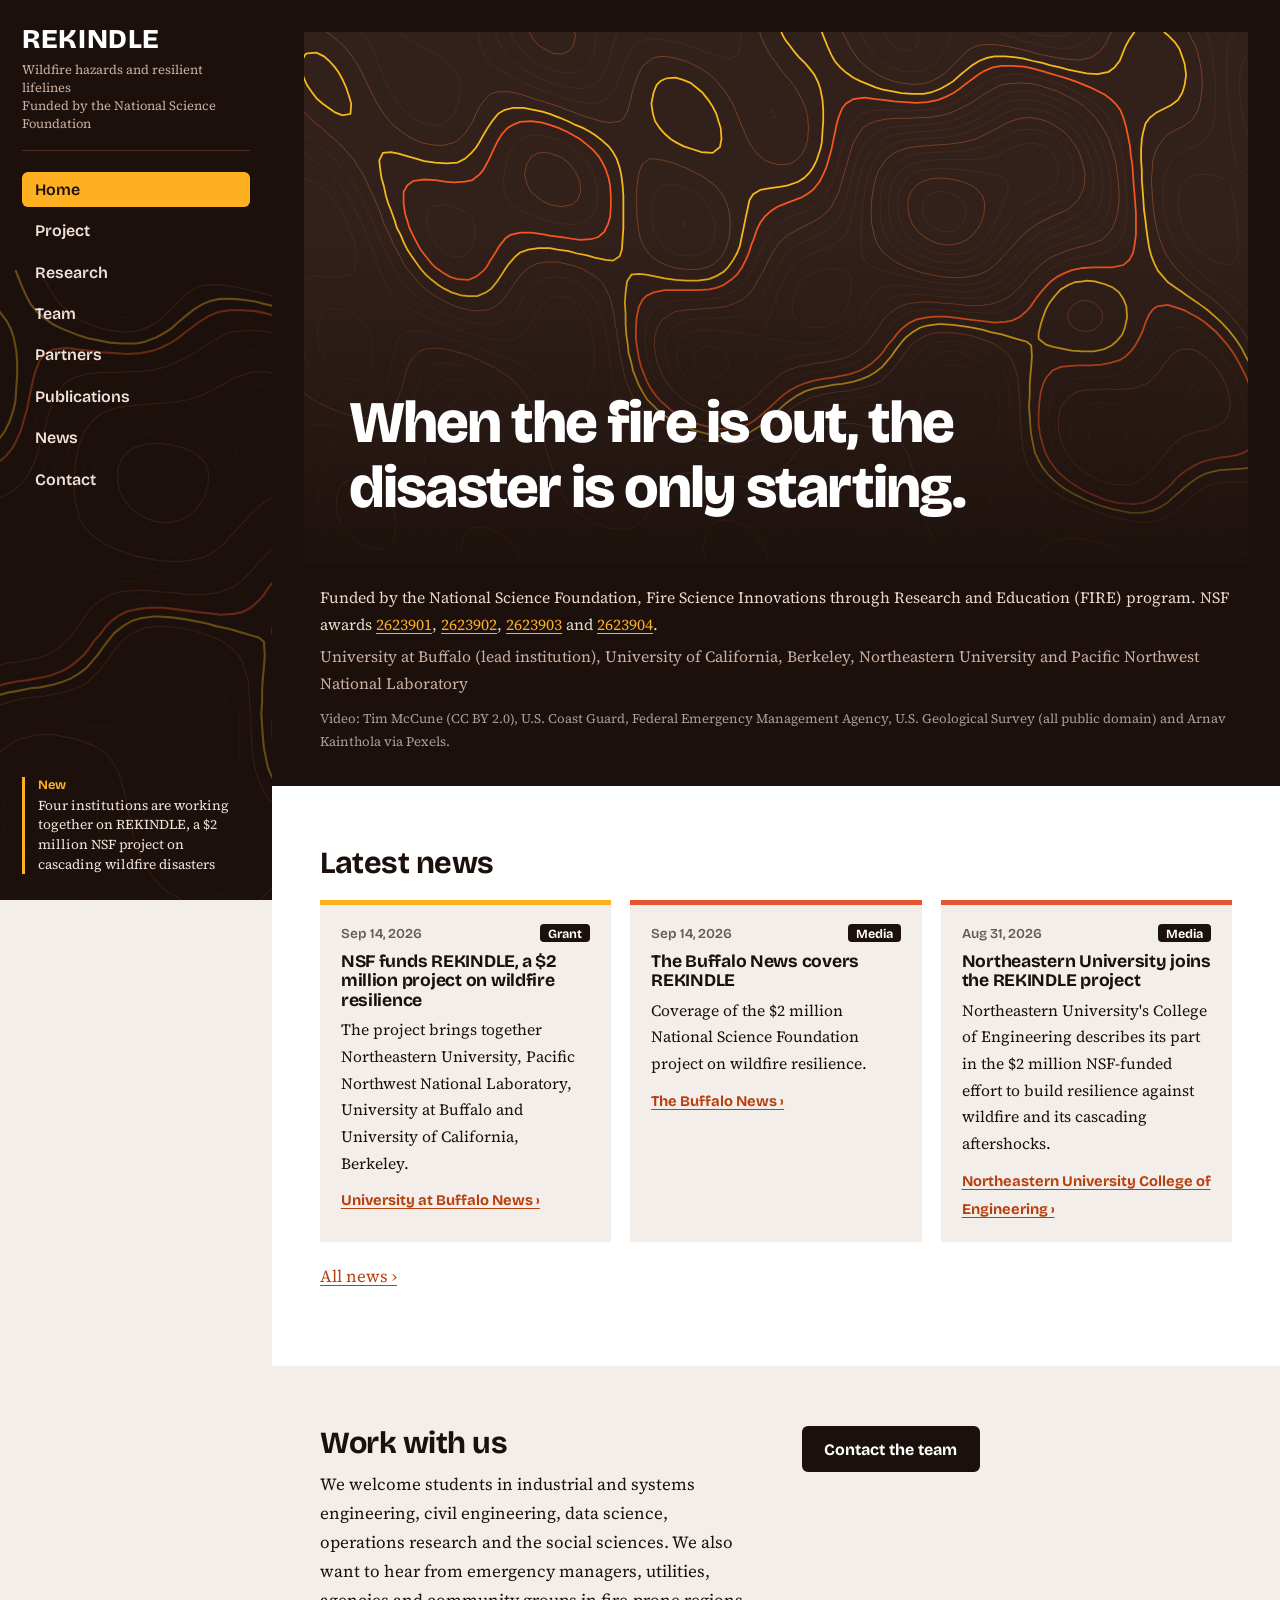
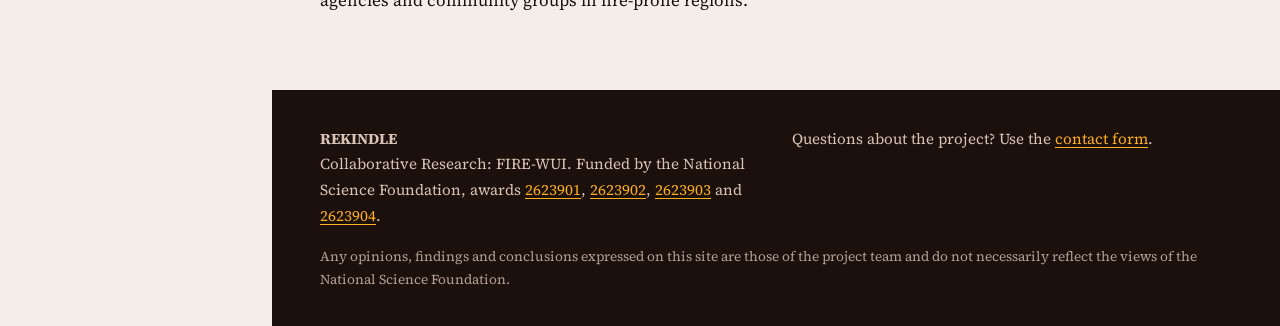
<file: index.html>
<!DOCTYPE html>
<html lang="en">
<head>
<meta charset="utf-8">
<meta name="viewport" content="width=device-width, initial-scale=1, viewport-fit=cover">
<title>REKINDLE: wildfire hazards and resilient lifelines</title>
<meta name="description" content="REKINDLE is a National Science Foundation project on the cascading disasters that follow wildfires.">
<link rel="preconnect" href="https://fonts.googleapis.com">
<link rel="preconnect" href="https://fonts.gstatic.com" crossorigin>
<link href="https://fonts.googleapis.com/css2?family=Bricolage+Grotesque:opsz,wght@12..96,600;12..96,700;12..96,800&family=Source+Serif+4:ital,opsz,wght@0,8..60,400;0,8..60,600;1,8..60,400&display=swap" rel="stylesheet">
<link rel="stylesheet" href="assets/style.css">
</head>
<body>
<div id="site-top"></div>
<main>

<section class="stage">
  <div class="screen">
    <!-- PROJECT VIDEO: save your video as assets/project-video.mp4 and it plays here. Until then this space stays empty. -->
    <video id="hero-video" autoplay muted loop playsinline preload="metadata" aria-label="REKINDLE project video"><source src="assets/project-video.mp4" type="video/mp4"></video>
    <button class="sound" id="sound" type="button" aria-pressed="false" hidden>Sound on</button>
    <h1 class="tagline">When the fire is out, the disaster is only starting.</h1>
  </div>
</section>

<section class="funding"><div class="wrap">
  <p>Funded by the National Science Foundation, Fire Science Innovations through Research and Education (FIRE) program. NSF awards <span class="award-numbers"></span>.</p>
  <p class="insts">University at Buffalo (lead institution), University of California, Berkeley, Northeastern University and Pacific Northwest National Laboratory</p>
  <p class="credit">Video: Tim McCune (CC BY 2.0), U.S. Coast Guard, Federal Emergency Management Agency, U.S. Geological Survey (all public domain) and Arnav Kainthola via Pexels.</p>
</div></section>

<section class="block alt"><div class="wrap">
  <h2>Latest news</h2>
  <ul class="feed" id="news-latest"></ul>
  <p style="margin-top:1.2rem"><a href="news.html">All news &rsaquo;</a></p>
</div></section>

<section class="block"><div class="wrap split">
  <div><h2>Work with us</h2>
  <p>We welcome students in industrial and systems engineering, civil engineering, data science, operations research and the social sciences. We also want to hear from emergency managers, utilities, agencies and community groups in fire-prone regions.</p></div>
  <div><p><a class="btn primary" href="contact.html">Contact the team</a></p></div>
</div></section>

</main>
<div id="site-bottom"></div>
<script src="assets/data.js"></script>
<script src="assets/site.js"></script>
<script>
(function(){var v=document.querySelector(".screen video");if(!v)return;var s=v.querySelector("source");
function gone(){if(v.parentNode)v.parentNode.removeChild(v);}
v.addEventListener("playing",function(){v.parentNode.classList.add("playing");var b=document.getElementById("sound");if(b)b.hidden=false;});
var sb=document.getElementById("sound");
if(sb)sb.addEventListener("click",function(){v.muted=!v.muted;if(!v.muted)v.play();sb.textContent=v.muted?"Sound on":"Sound off";sb.setAttribute("aria-pressed",String(!v.muted));});
s.addEventListener("error",gone);v.addEventListener("error",gone);})();
</script>
</body>
</html>
</file>
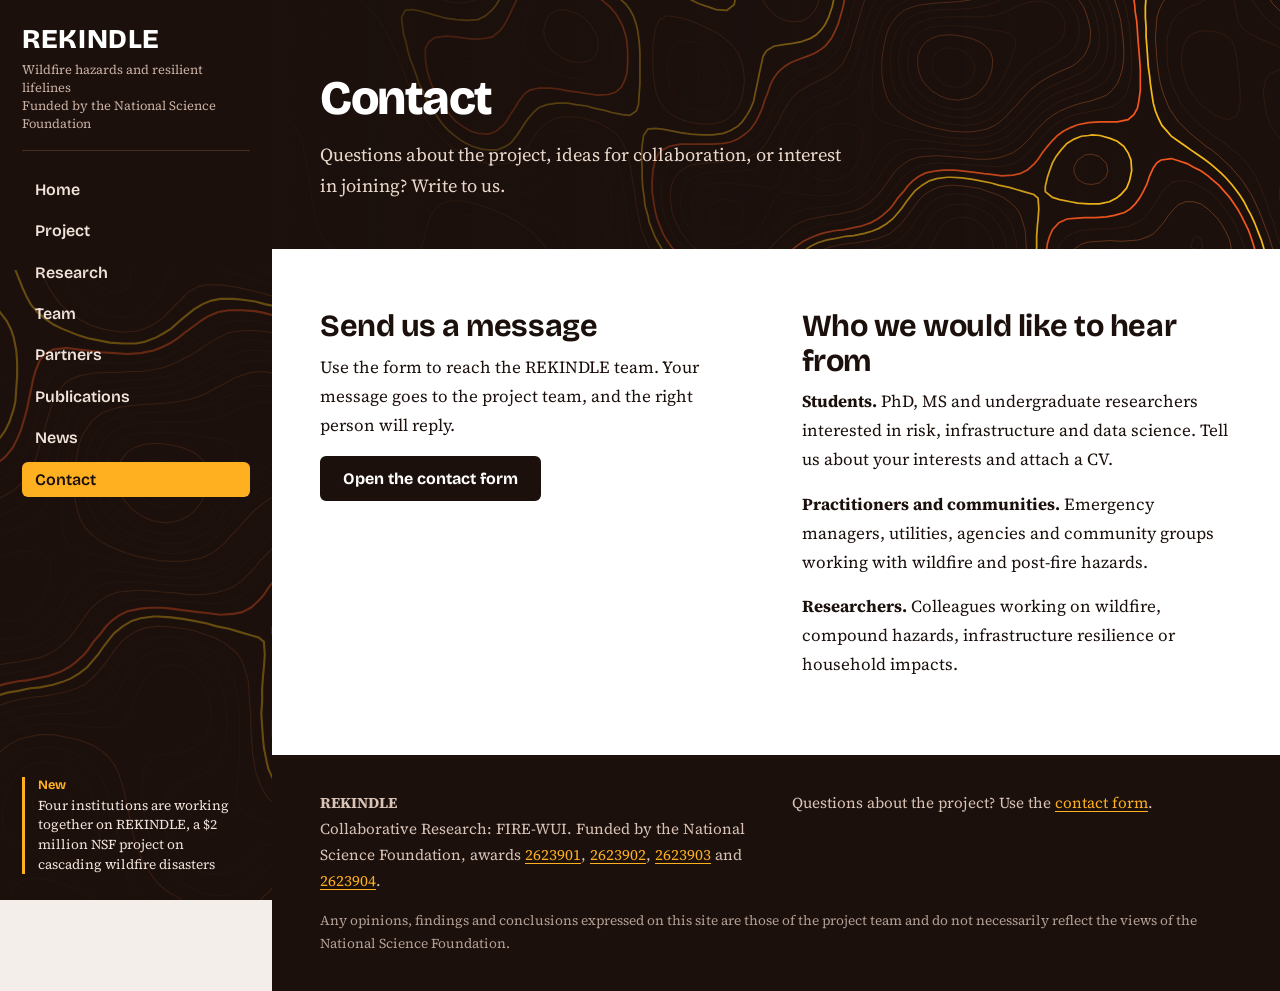
<file: contact.html>
<!DOCTYPE html>
<html lang="en">
<head>
<meta charset="utf-8">
<meta name="viewport" content="width=device-width, initial-scale=1, viewport-fit=cover">
<title>Contact: REKINDLE</title>
<meta name="description" content="Contact the REKINDLE team.">
<link rel="preconnect" href="https://fonts.googleapis.com">
<link rel="preconnect" href="https://fonts.gstatic.com" crossorigin>
<link href="https://fonts.googleapis.com/css2?family=Bricolage+Grotesque:opsz,wght@12..96,600;12..96,700;12..96,800&family=Source+Serif+4:ital,opsz,wght@0,8..60,400;0,8..60,600;1,8..60,400&display=swap" rel="stylesheet">
<link rel="stylesheet" href="assets/style.css">
</head>
<body>
<div id="site-top"></div>
<main>

<section class="page-head"><div class="wrap">
  <h1>Contact</h1>
  <p class="lede">Questions about the project, ideas for collaboration, or interest in joining? Write to us.</p>
</div></section>

<section class="block alt"><div class="wrap split">
  <div>
    <h2>Send us a message</h2>
    <p>Use the form to reach the REKINDLE team. Your message goes to the project team, and the right person will reply.</p>
    <p><a class="btn primary" id="contact-form-link" href="#">Open the contact form</a></p>
  </div>
  <div>
    <h2>Who we would like to hear from</h2>
    <p><strong>Students.</strong> PhD, MS and undergraduate researchers interested in risk, infrastructure and data science. Tell us about your interests and attach a CV.</p>
    <p><strong>Practitioners and communities.</strong> Emergency managers, utilities, agencies and community groups working with wildfire and post-fire hazards.</p>
    <p><strong>Researchers.</strong> Colleagues working on wildfire, compound hazards, infrastructure resilience or household impacts.</p>
  </div>
</div></section>

</main>
<div id="site-bottom"></div>
<script src="assets/data.js"></script>
<script src="assets/site.js"></script>
</body>
</html>
</file>
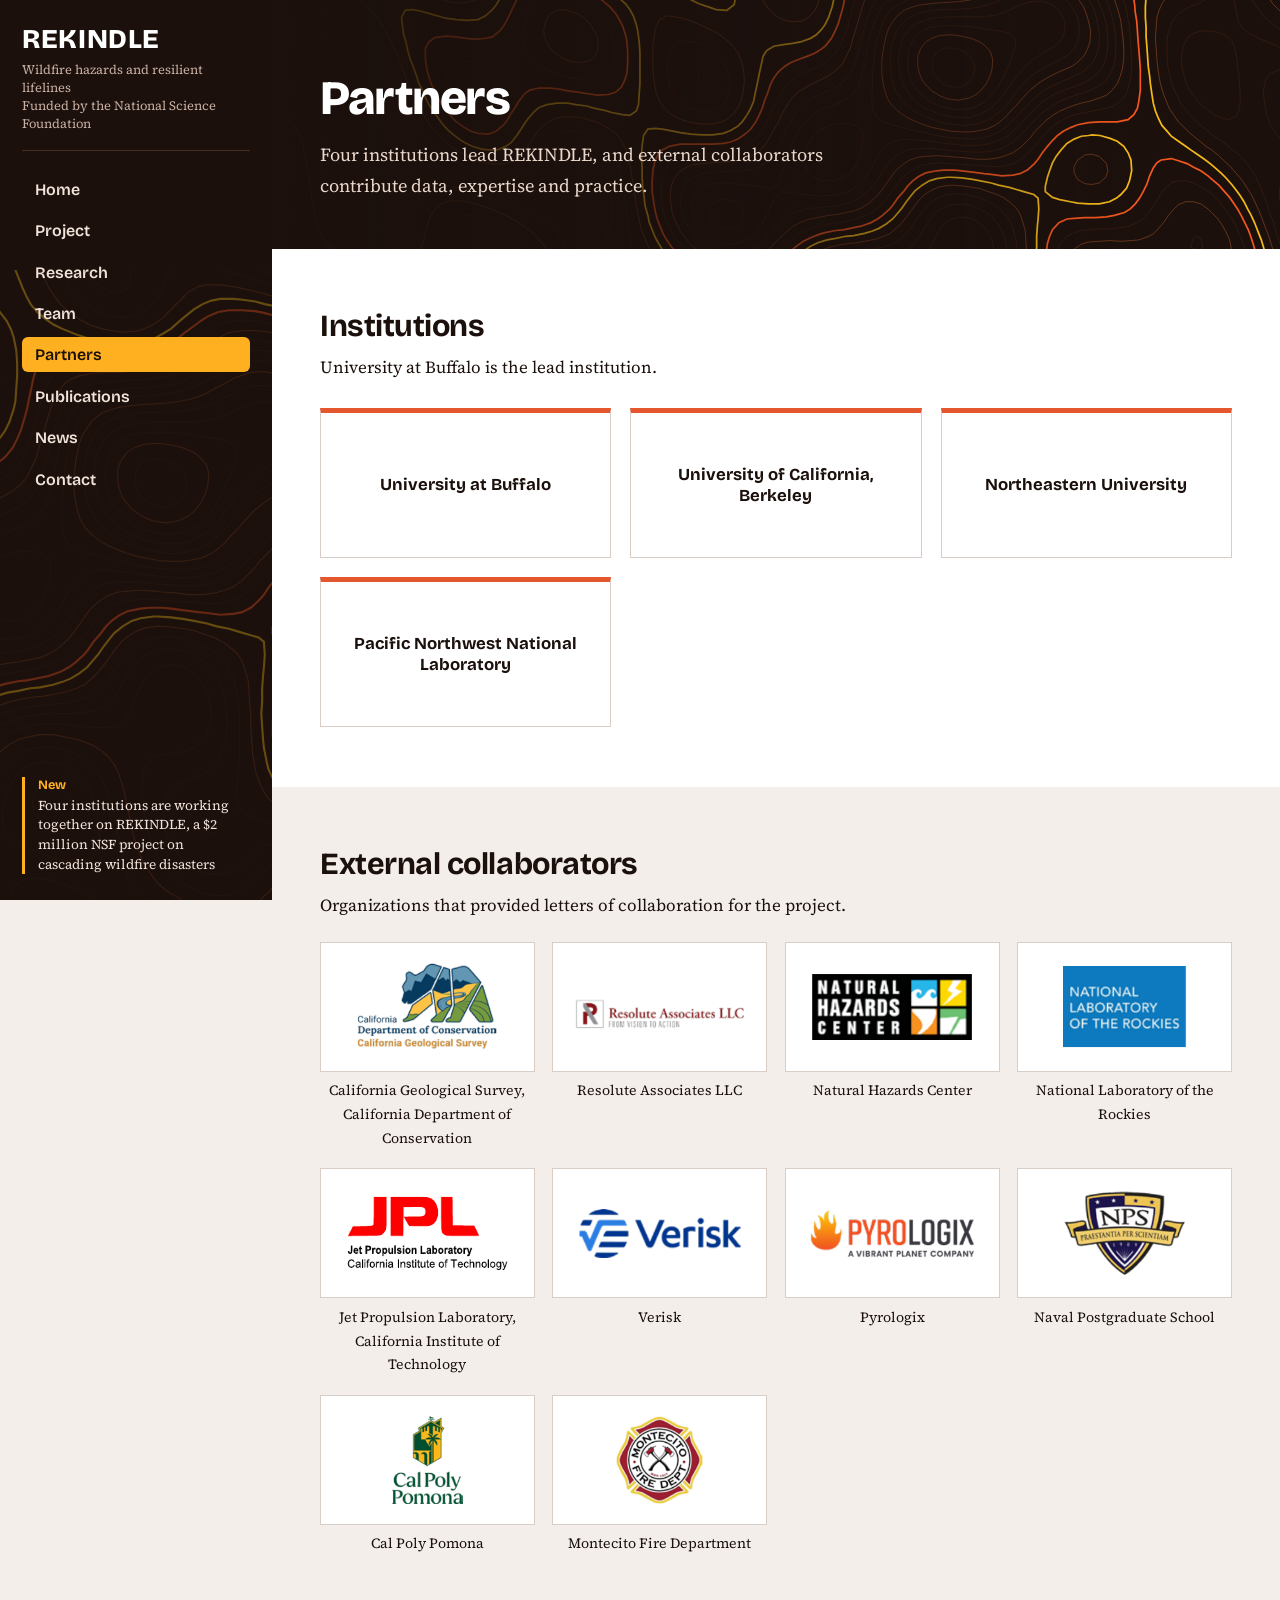
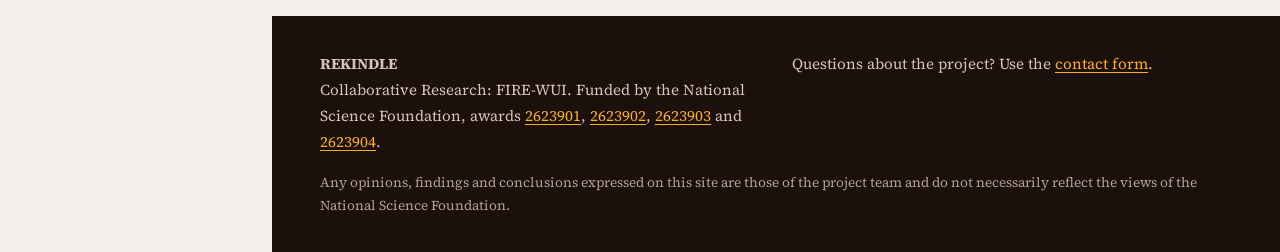
<file: institutions.html>
<!DOCTYPE html>
<html lang="en">
<head>
<meta charset="utf-8">
<meta name="viewport" content="width=device-width, initial-scale=1, viewport-fit=cover">
<title>Partners: REKINDLE</title>
<meta name="description" content="Four institutions lead REKINDLE, and external collaborators contribute data, expertise and practice.">
<link rel="preconnect" href="https://fonts.googleapis.com">
<link rel="preconnect" href="https://fonts.gstatic.com" crossorigin>
<link href="https://fonts.googleapis.com/css2?family=Bricolage+Grotesque:opsz,wght@12..96,600;12..96,700;12..96,800&family=Source+Serif+4:ital,opsz,wght@0,8..60,400;0,8..60,600;1,8..60,400&display=swap" rel="stylesheet">
<link rel="stylesheet" href="assets/style.css">
</head>
<body>
<div id="site-top"></div>
<main>

<section class="page-head"><div class="wrap">
  <h1>Partners</h1>
  <p class="lede">Four institutions lead REKINDLE, and external collaborators contribute data, expertise and practice.</p>
</div></section>

<section class="block alt"><div class="wrap">
  <h2>Institutions</h2>
  <p>University at Buffalo is the lead institution.</p>
  <ul class="logos" id="partners"></ul>
</div></section>

<section class="block"><div class="wrap">
  <h2>External collaborators</h2>
  <p>Organizations that provided letters of collaboration for the project.</p>
  <ul class="collab" id="collaborators"></ul>
</div></section>

</main>
<div id="site-bottom"></div>
<script src="assets/data.js"></script>
<script src="assets/site.js"></script>
</body>
</html>
</file>
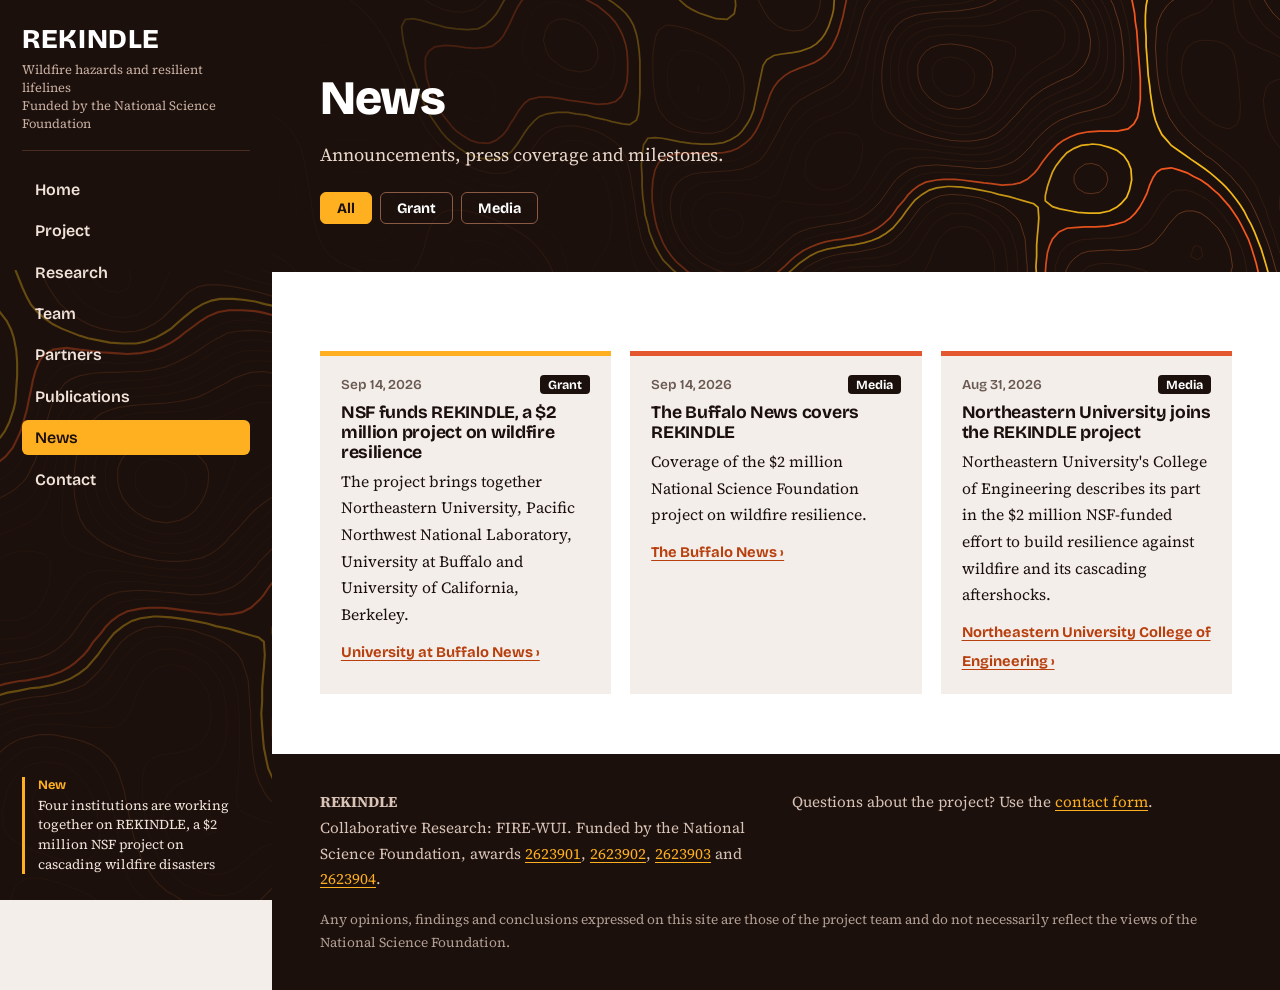
<file: news.html>
<!DOCTYPE html>
<html lang="en">
<head>
<meta charset="utf-8">
<meta name="viewport" content="width=device-width, initial-scale=1, viewport-fit=cover">
<title>News: REKINDLE</title>
<meta name="description" content="News, press coverage and announcements from REKINDLE.">
<link rel="preconnect" href="https://fonts.googleapis.com">
<link rel="preconnect" href="https://fonts.gstatic.com" crossorigin>
<link href="https://fonts.googleapis.com/css2?family=Bricolage+Grotesque:opsz,wght@12..96,600;12..96,700;12..96,800&family=Source+Serif+4:ital,opsz,wght@0,8..60,400;0,8..60,600;1,8..60,400&display=swap" rel="stylesheet">
<link rel="stylesheet" href="assets/style.css">
</head>
<body>
<div id="site-top"></div>
<main>

<section class="page-head"><div class="wrap">
  <h1>News</h1>
  <p class="lede">Announcements, press coverage and milestones.</p>
  <div class="filters" id="news-filters" role="group" aria-label="Filter news by type"></div>
</div></section>
<section class="block alt"><div class="wrap">
  <ul class="feed" id="news-all"></ul>
</div></section>

</main>
<div id="site-bottom"></div>
<script src="assets/data.js"></script>
<script src="assets/site.js"></script>
</body>
</html>
</file>
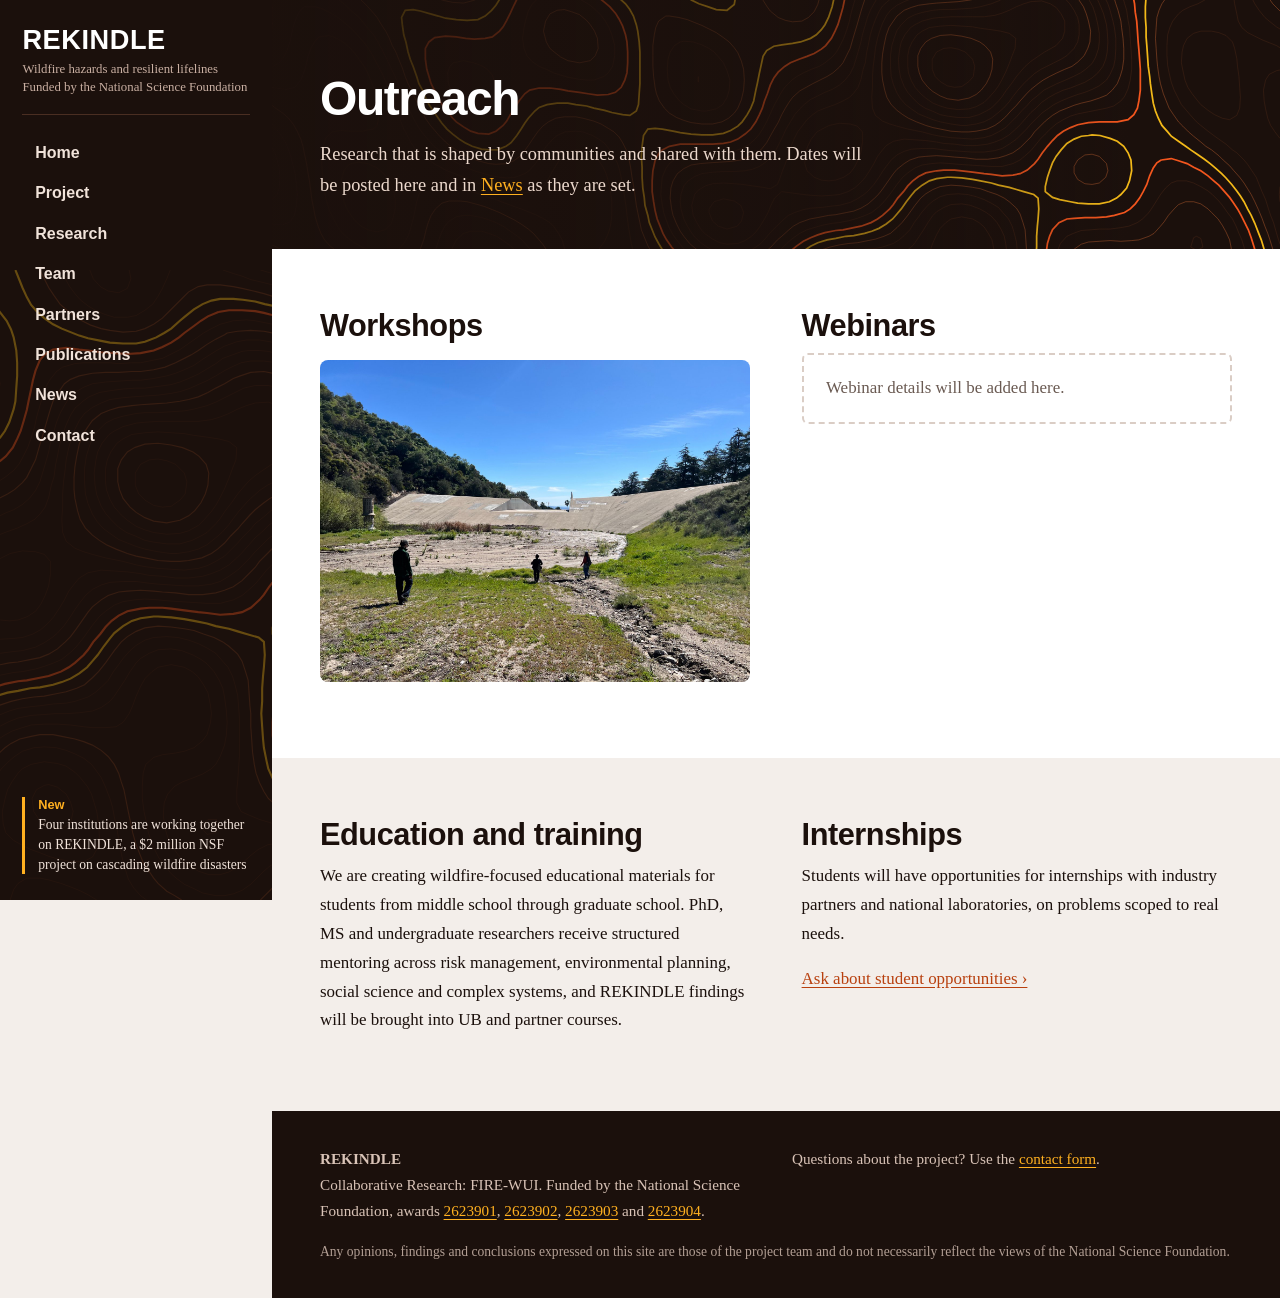
<file: outreach.html>
<!DOCTYPE html>
<html lang="en">
<head>
<meta charset="utf-8">
<meta name="viewport" content="width=device-width, initial-scale=1, viewport-fit=cover">
<title>Outreach: REKINDLE</title>
<meta name="description" content="Workshops, webinars and education from REKINDLE.">
<link rel="preconnect" href="https://fonts.googleapis.com">
<link rel="preconnect" href="https://fonts.gstatic.com" crossorigin>
<link href="https://fonts.googleapis.com/css2?family=Newsreader:opsz,wght@6..72,500;6..72,600;6..72,700&family=Public+Sans:wght@400;600&display=swap" rel="stylesheet">
<link rel="stylesheet" href="assets/style.css">
</head>
<body>
<div id="site-top"></div>
<main>

<section class="page-head"><div class="wrap">
  <h1>Outreach</h1>
  <p class="lede">Research that is shaped by communities and shared with them. Dates will be posted here and in <a href="news.html">News</a> as they are set.</p>
</div></section>

<section class="block alt"><div class="wrap split">
  <div>
    <h2>Workshops</h2>
    <img src="gould-canyon-debris-basin.jpg" alt="Gould Canyon Debris Basin during REKINDLE fieldwork" style="width:100%;border-radius:8px;margin:1rem 0">
  </div>
  <div>
    <h2>Webinars</h2>
    <div class="empty">Webinar details will be added here.</div>
  </div>
</div></section>

<section class="block"><div class="wrap split">
  <div>
    <h2>Education and training</h2>
    <p>We are creating wildfire-focused educational materials for students from middle school through graduate school. PhD, MS and undergraduate researchers receive structured mentoring across risk management, environmental planning, social science and complex systems, and REKINDLE findings will be brought into UB and partner courses.</p>
  </div>
  <div>
    <h2>Internships</h2>
    <p>Students will have opportunities for internships with industry partners and national laboratories, on problems scoped to real needs.</p>
    <p><a href="contact.html">Ask about student opportunities &rsaquo;</a></p>
  </div>
</div></section>

</main>
<div id="site-bottom"></div>
<script src="assets/data.js"></script>
<script src="assets/site.js"></script>
</body>
</html>
</file>
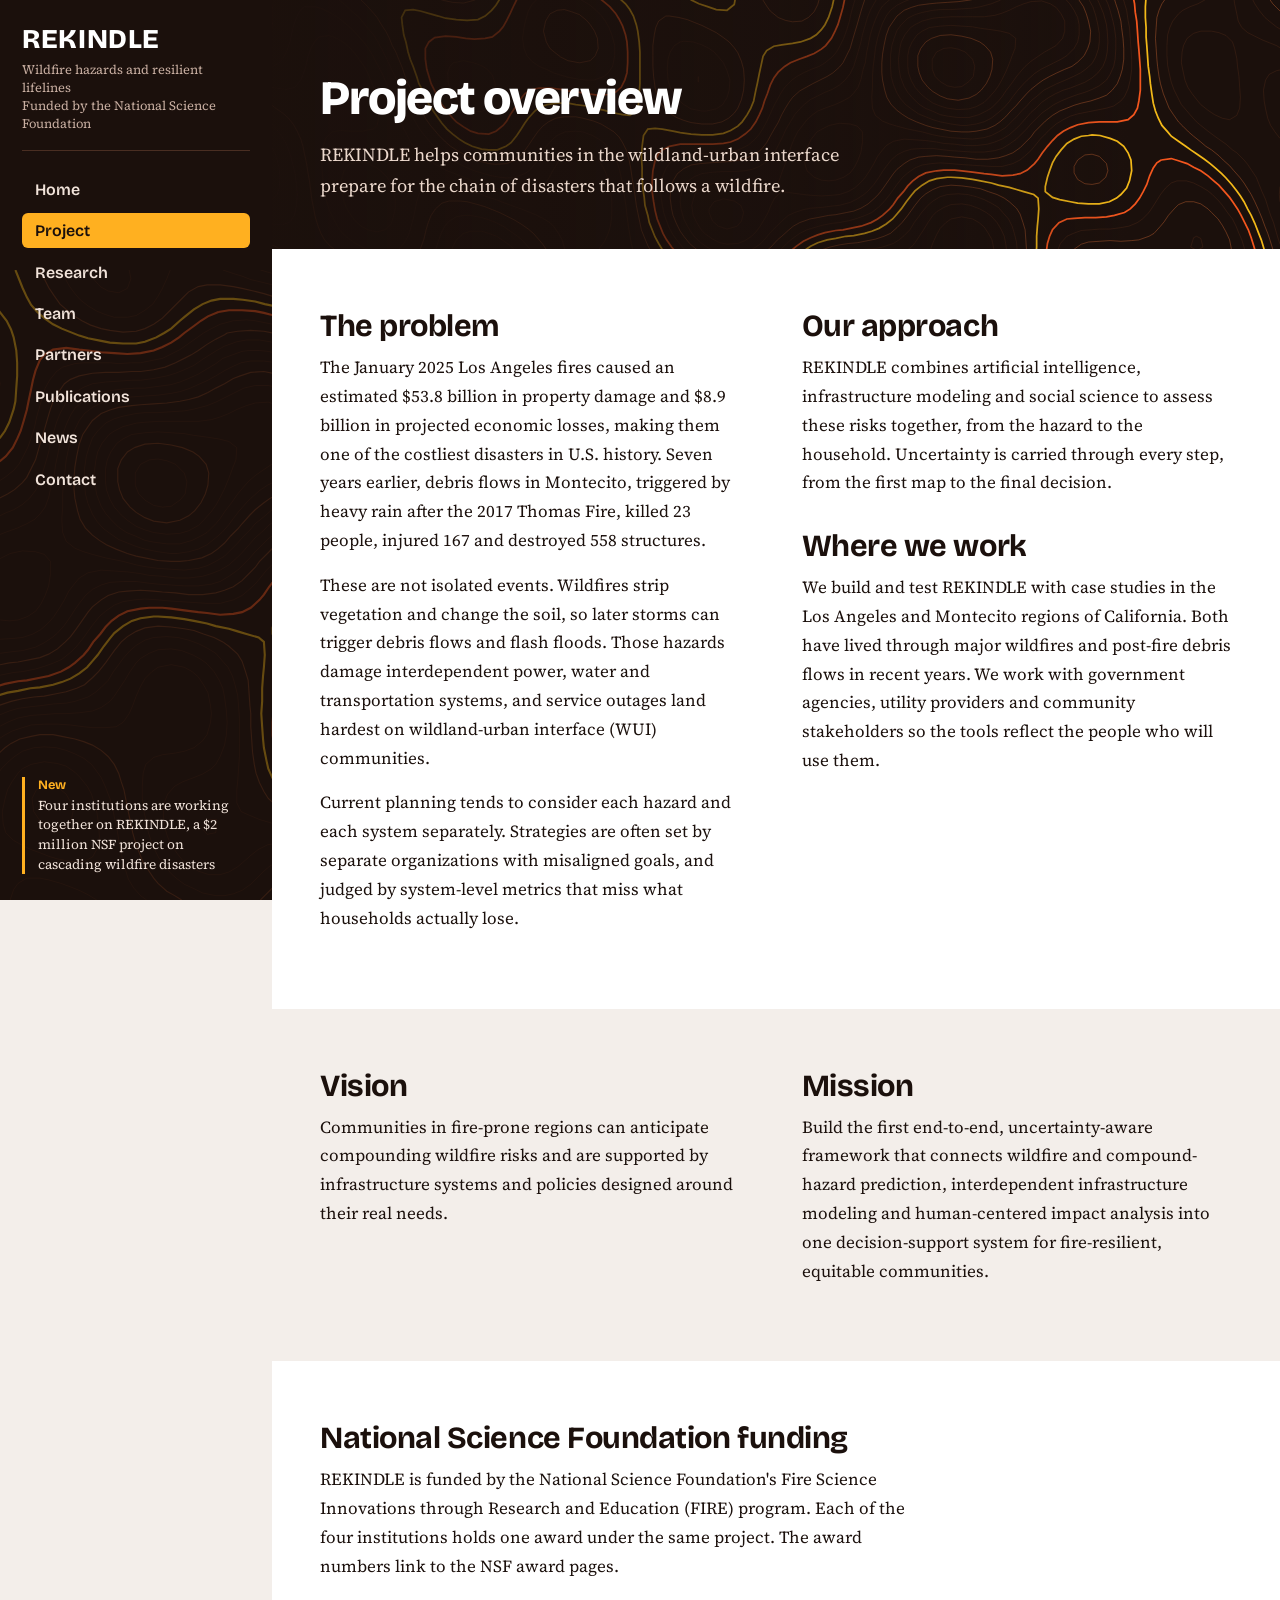
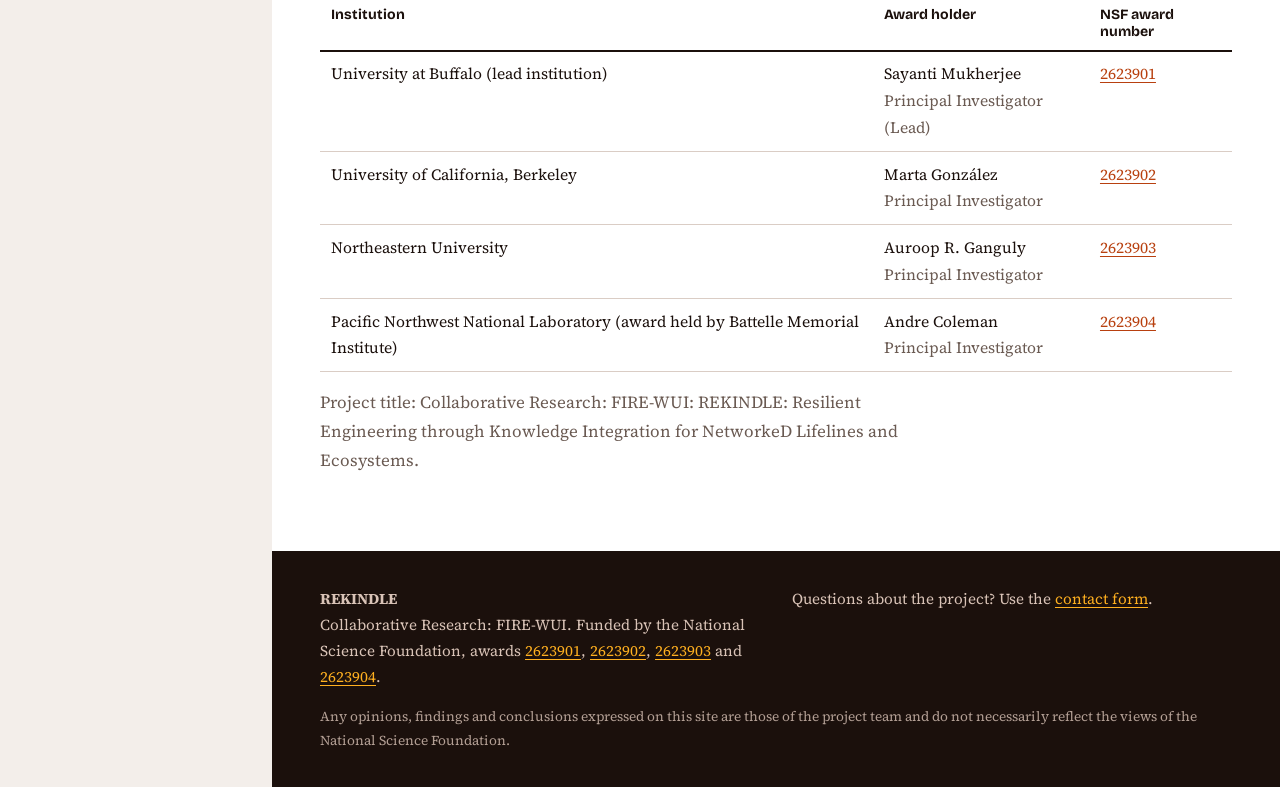
<file: project.html>
<!DOCTYPE html>
<html lang="en">
<head>
<meta charset="utf-8">
<meta name="viewport" content="width=device-width, initial-scale=1, viewport-fit=cover">
<title>Project overview: REKINDLE</title>
<meta name="description" content="REKINDLE helps communities in the wildland-urban interface prepare for the chain of disasters that follows a wildfire.">
<link rel="preconnect" href="https://fonts.googleapis.com">
<link rel="preconnect" href="https://fonts.gstatic.com" crossorigin>
<link href="https://fonts.googleapis.com/css2?family=Bricolage+Grotesque:opsz,wght@12..96,600;12..96,700;12..96,800&family=Source+Serif+4:ital,opsz,wght@0,8..60,400;0,8..60,600;1,8..60,400&display=swap" rel="stylesheet">
<link rel="stylesheet" href="assets/style.css">
</head>
<body>
<div id="site-top"></div>
<main>

<section class="page-head"><div class="wrap">
  <h1>Project overview</h1>
  <p class="lede">REKINDLE helps communities in the wildland-urban interface prepare for the chain of disasters that follows a wildfire.</p>
</div></section>

<section class="block alt"><div class="wrap split">
  <div>
    <h2>The problem</h2>
    <p>The January 2025 Los Angeles fires caused an estimated $53.8 billion in property damage and $8.9 billion in projected economic losses, making them one of the costliest disasters in U.S. history. Seven years earlier, debris flows in Montecito, triggered by heavy rain after the 2017 Thomas Fire, killed 23 people, injured 167 and destroyed 558 structures.</p>
    <p>These are not isolated events. Wildfires strip vegetation and change the soil, so later storms can trigger debris flows and flash floods. Those hazards damage interdependent power, water and transportation systems, and service outages land hardest on wildland-urban interface (WUI) communities.</p>
    <p>Current planning tends to consider each hazard and each system separately. Strategies are often set by separate organizations with misaligned goals, and judged by system-level metrics that miss what households actually lose.</p>
  </div>
  <div>
    <h2>Our approach</h2>
    <p>REKINDLE combines artificial intelligence, infrastructure modeling and social science to assess these risks together, from the hazard to the household. Uncertainty is carried through every step, from the first map to the final decision.</p>
    <h2 style="margin-top:2rem">Where we work</h2>
    <p>We build and test REKINDLE with case studies in the Los Angeles and Montecito regions of California. Both have lived through major wildfires and post-fire debris flows in recent years. We work with government agencies, utility providers and community stakeholders so the tools reflect the people who will use them.</p>
  </div>
</div></section>

<section class="block"><div class="wrap split">
  <div>
    <h2>Vision</h2>
    <p>Communities in fire-prone regions can anticipate compounding wildfire risks and are supported by infrastructure systems and policies designed around their real needs.</p>
  </div>
  <div>
    <h2>Mission</h2>
    <p>Build the first end-to-end, uncertainty-aware framework that connects wildfire and compound-hazard prediction, interdependent infrastructure modeling and human-centered impact analysis into one decision-support system for fire-resilient, equitable communities.</p>
  </div>
</div></section>

<section class="block alt"><div class="wrap">
  <h2>National Science Foundation funding</h2>
  <p>REKINDLE is funded by the National Science Foundation's Fire Science Innovations through Research and Education (FIRE) program. Each of the four institutions holds one award under the same project. The award numbers link to the NSF award pages.</p>
  <div class="award-wrap"><table>
    <thead><tr><th>Institution</th><th>Award holder</th><th>NSF award number</th></tr></thead>
    <tbody class="award-table"></tbody>
  </table></div>
  <p class="muted" style="margin-top:1rem">Project title: Collaborative Research: FIRE-WUI: REKINDLE: Resilient Engineering through Knowledge Integration for NetworkeD Lifelines and Ecosystems.</p>
</div></section>

</main>
<div id="site-bottom"></div>
<script src="assets/data.js"></script>
<script src="assets/site.js"></script>
</body>
</html>
</file>
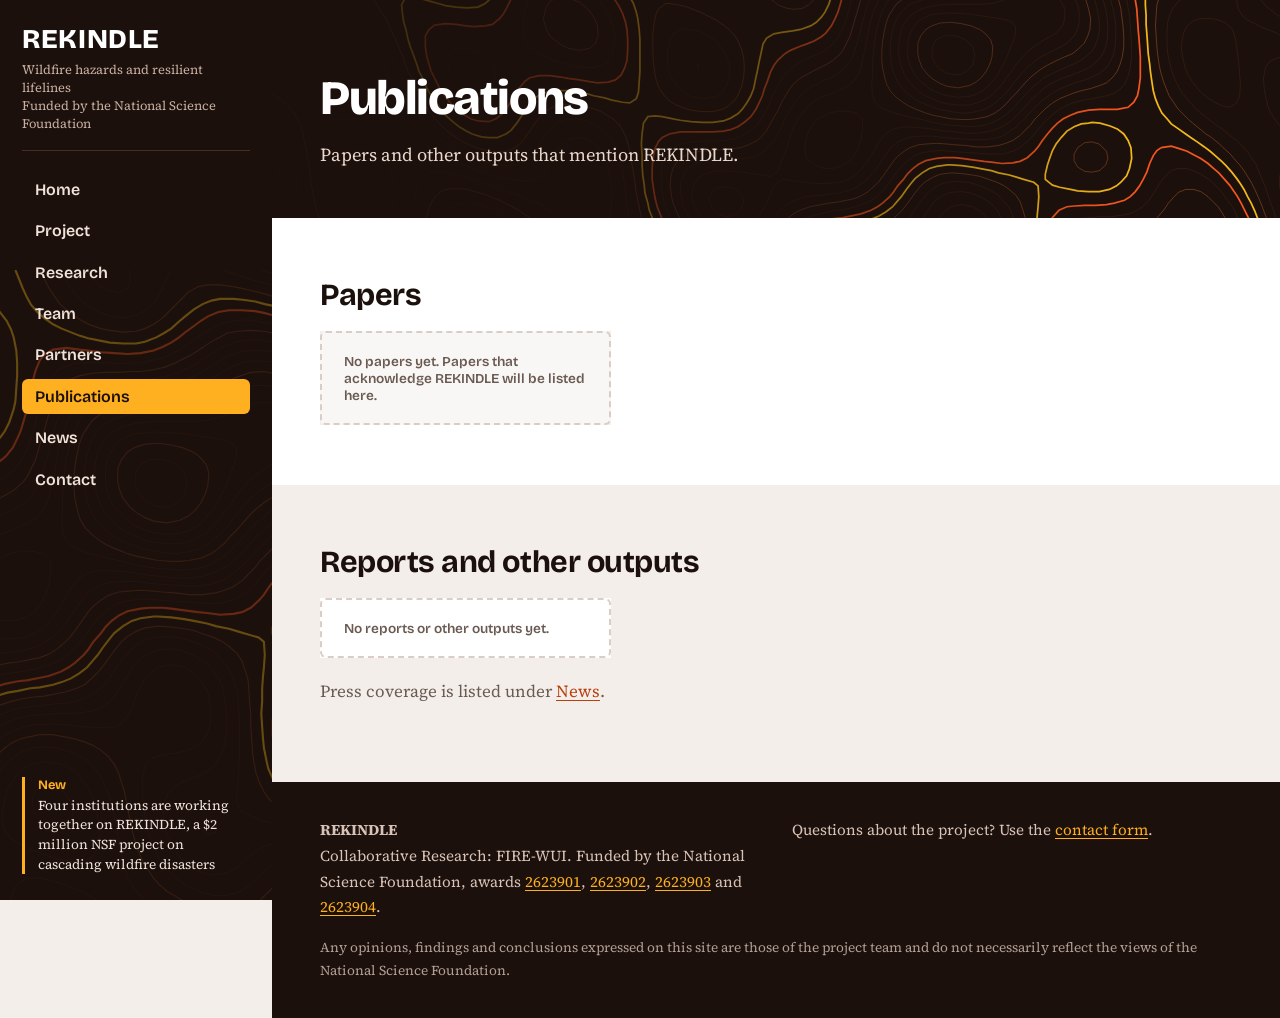
<file: publications.html>
<!DOCTYPE html>
<html lang="en">
<head>
<meta charset="utf-8">
<meta name="viewport" content="width=device-width, initial-scale=1, viewport-fit=cover">
<title>Publications: REKINDLE</title>
<meta name="description" content="Papers and other outputs that mention REKINDLE.">
<link rel="preconnect" href="https://fonts.googleapis.com">
<link rel="preconnect" href="https://fonts.gstatic.com" crossorigin>
<link href="https://fonts.googleapis.com/css2?family=Bricolage+Grotesque:opsz,wght@12..96,600;12..96,700;12..96,800&family=Source+Serif+4:ital,opsz,wght@0,8..60,400;0,8..60,600;1,8..60,400&display=swap" rel="stylesheet">
<link rel="stylesheet" href="assets/style.css">
</head>
<body>
<div id="site-top"></div>
<main>

<section class="page-head"><div class="wrap">
  <h1>Publications</h1>
  <p class="lede">Papers and other outputs that mention REKINDLE.</p>
</div></section>

<section class="block alt"><div class="wrap">
  <h2>Papers</h2>
  <ul class="feed" id="pub-papers"></ul>
</div></section>
<section class="block"><div class="wrap">
  <h2>Reports and other outputs</h2>
  <ul class="feed" id="pub-other"></ul>
  <p class="muted" style="margin-top:1.2rem">Press coverage is listed under <a href="news.html">News</a>.</p>
</div></section>

</main>
<div id="site-bottom"></div>
<script src="assets/data.js"></script>
<script src="assets/site.js"></script>
</body>
</html>
</file>
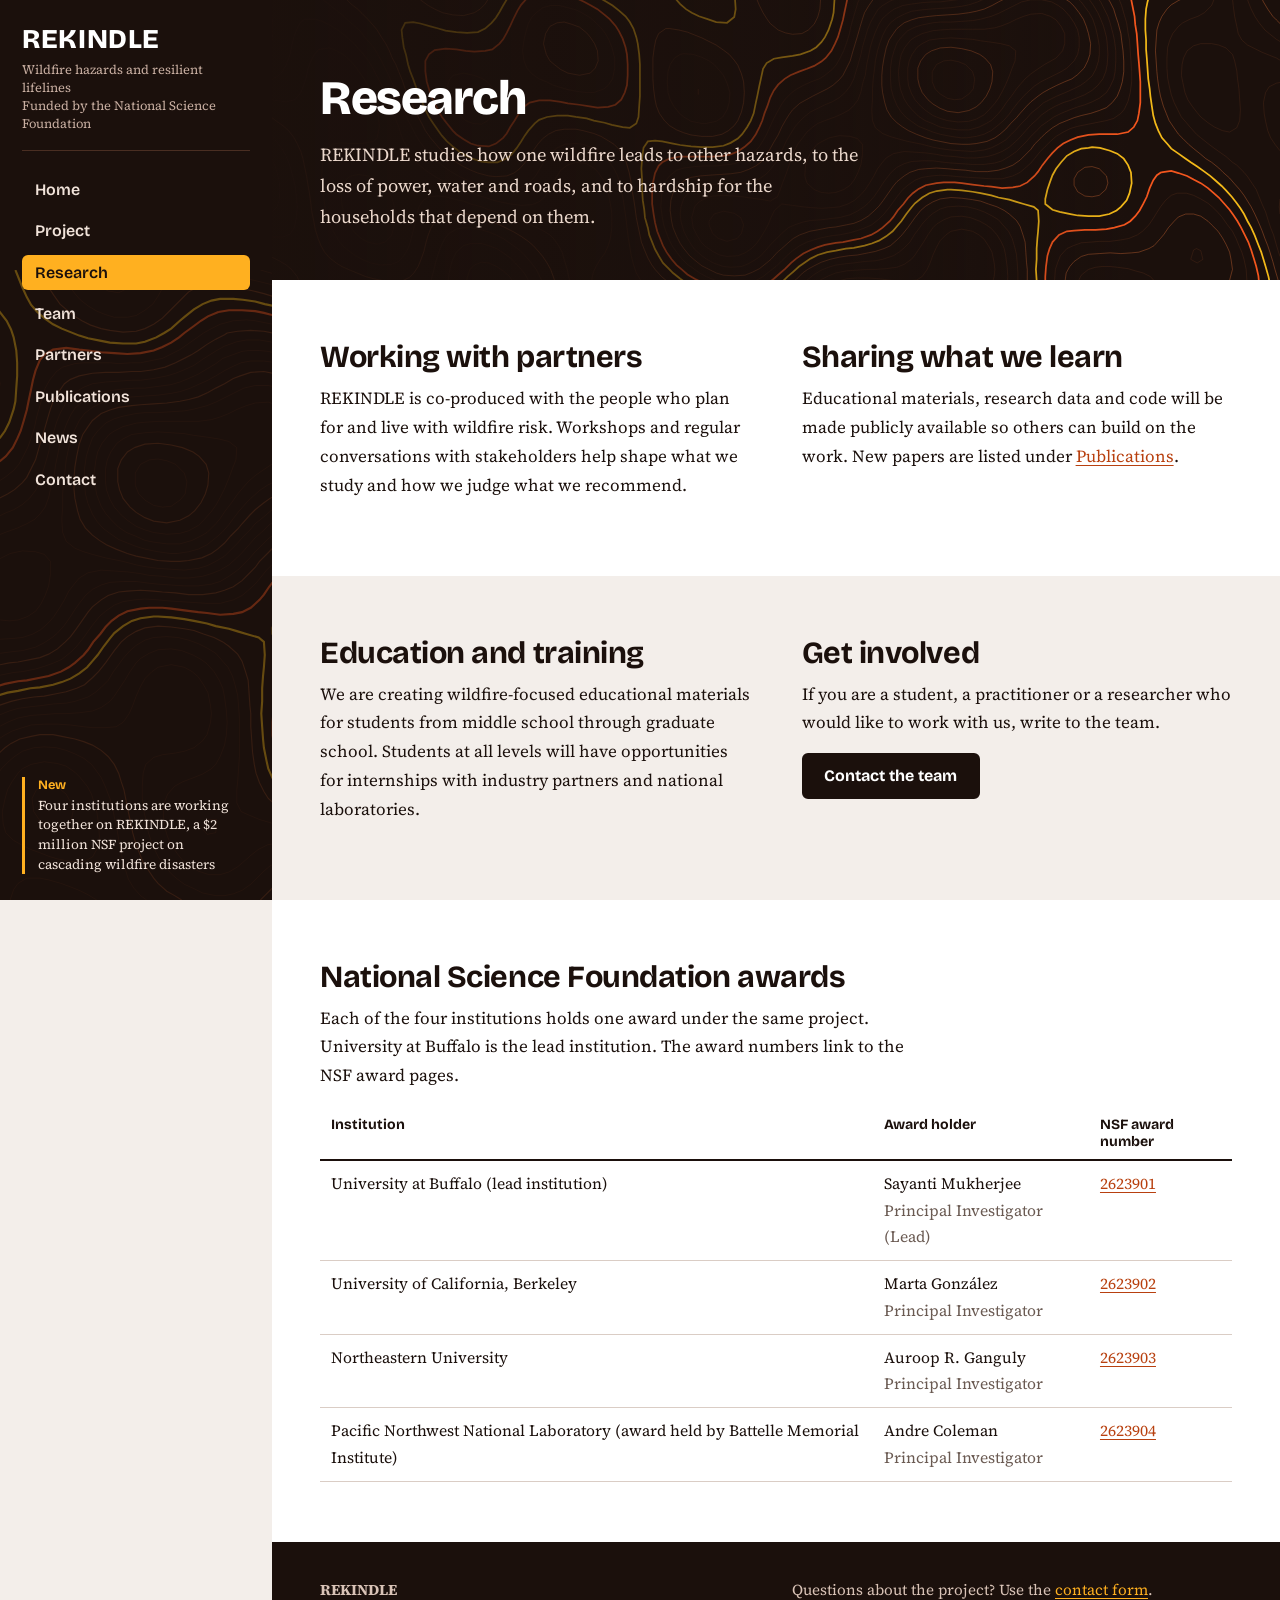
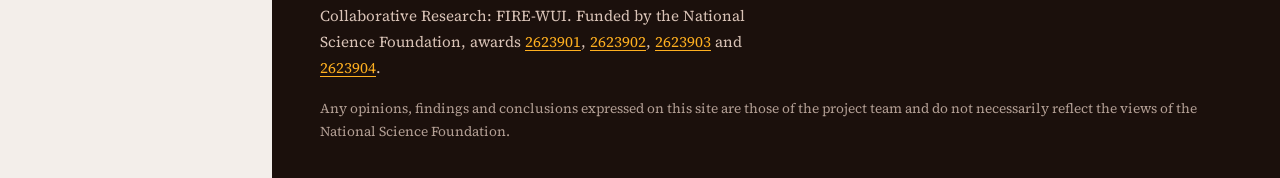
<file: research.html>
<!DOCTYPE html>
<html lang="en">
<head>
<meta charset="utf-8">
<meta name="viewport" content="width=device-width, initial-scale=1, viewport-fit=cover">
<title>Research: REKINDLE</title>
<meta name="description" content="What REKINDLE studies, in brief.">
<link rel="preconnect" href="https://fonts.googleapis.com">
<link rel="preconnect" href="https://fonts.gstatic.com" crossorigin>
<link href="https://fonts.googleapis.com/css2?family=Bricolage+Grotesque:opsz,wght@12..96,600;12..96,700;12..96,800&family=Source+Serif+4:ital,opsz,wght@0,8..60,400;0,8..60,600;1,8..60,400&display=swap" rel="stylesheet">
<link rel="stylesheet" href="assets/style.css">
</head>
<body>
<div id="site-top"></div>
<main>

<section class="page-head"><div class="wrap">
  <h1>Research</h1>
  <p class="lede">REKINDLE studies how one wildfire leads to other hazards, to the loss of power, water and roads, and to hardship for the households that depend on them.</p>
</div></section>

<section class="block alt"><div class="wrap split">
  <div><h2>Working with partners</h2>
  <p>REKINDLE is co-produced with the people who plan for and live with wildfire risk. Workshops and regular conversations with stakeholders help shape what we study and how we judge what we recommend.</p></div>
  <div><h2>Sharing what we learn</h2>
  <p>Educational materials, research data and code will be made publicly available so others can build on the work. New papers are listed under <a href="publications.html">Publications</a>.</p></div>
</div></section>

<section class="block"><div class="wrap split">
  <div><h2>Education and training</h2>
  <p>We are creating wildfire-focused educational materials for students from middle school through graduate school. Students at all levels will have opportunities for internships with industry partners and national laboratories.</p></div>
  <div><h2>Get involved</h2>
  <p>If you are a student, a practitioner or a researcher who would like to work with us, write to the team.</p>
  <p><a class="btn primary" href="contact.html">Contact the team</a></p></div>
</div></section>

<section class="block alt"><div class="wrap">
  <h2>National Science Foundation awards</h2>
  <p>Each of the four institutions holds one award under the same project. University at Buffalo is the lead institution. The award numbers link to the NSF award pages.</p>
  <div class="award-wrap"><table>
    <thead><tr><th>Institution</th><th>Award holder</th><th>NSF award number</th></tr></thead>
    <tbody class="award-table"></tbody>
  </table></div>
</div></section>

</main>
<div id="site-bottom"></div>
<script src="assets/data.js"></script>
<script src="assets/site.js"></script>
</body>
</html>
</file>
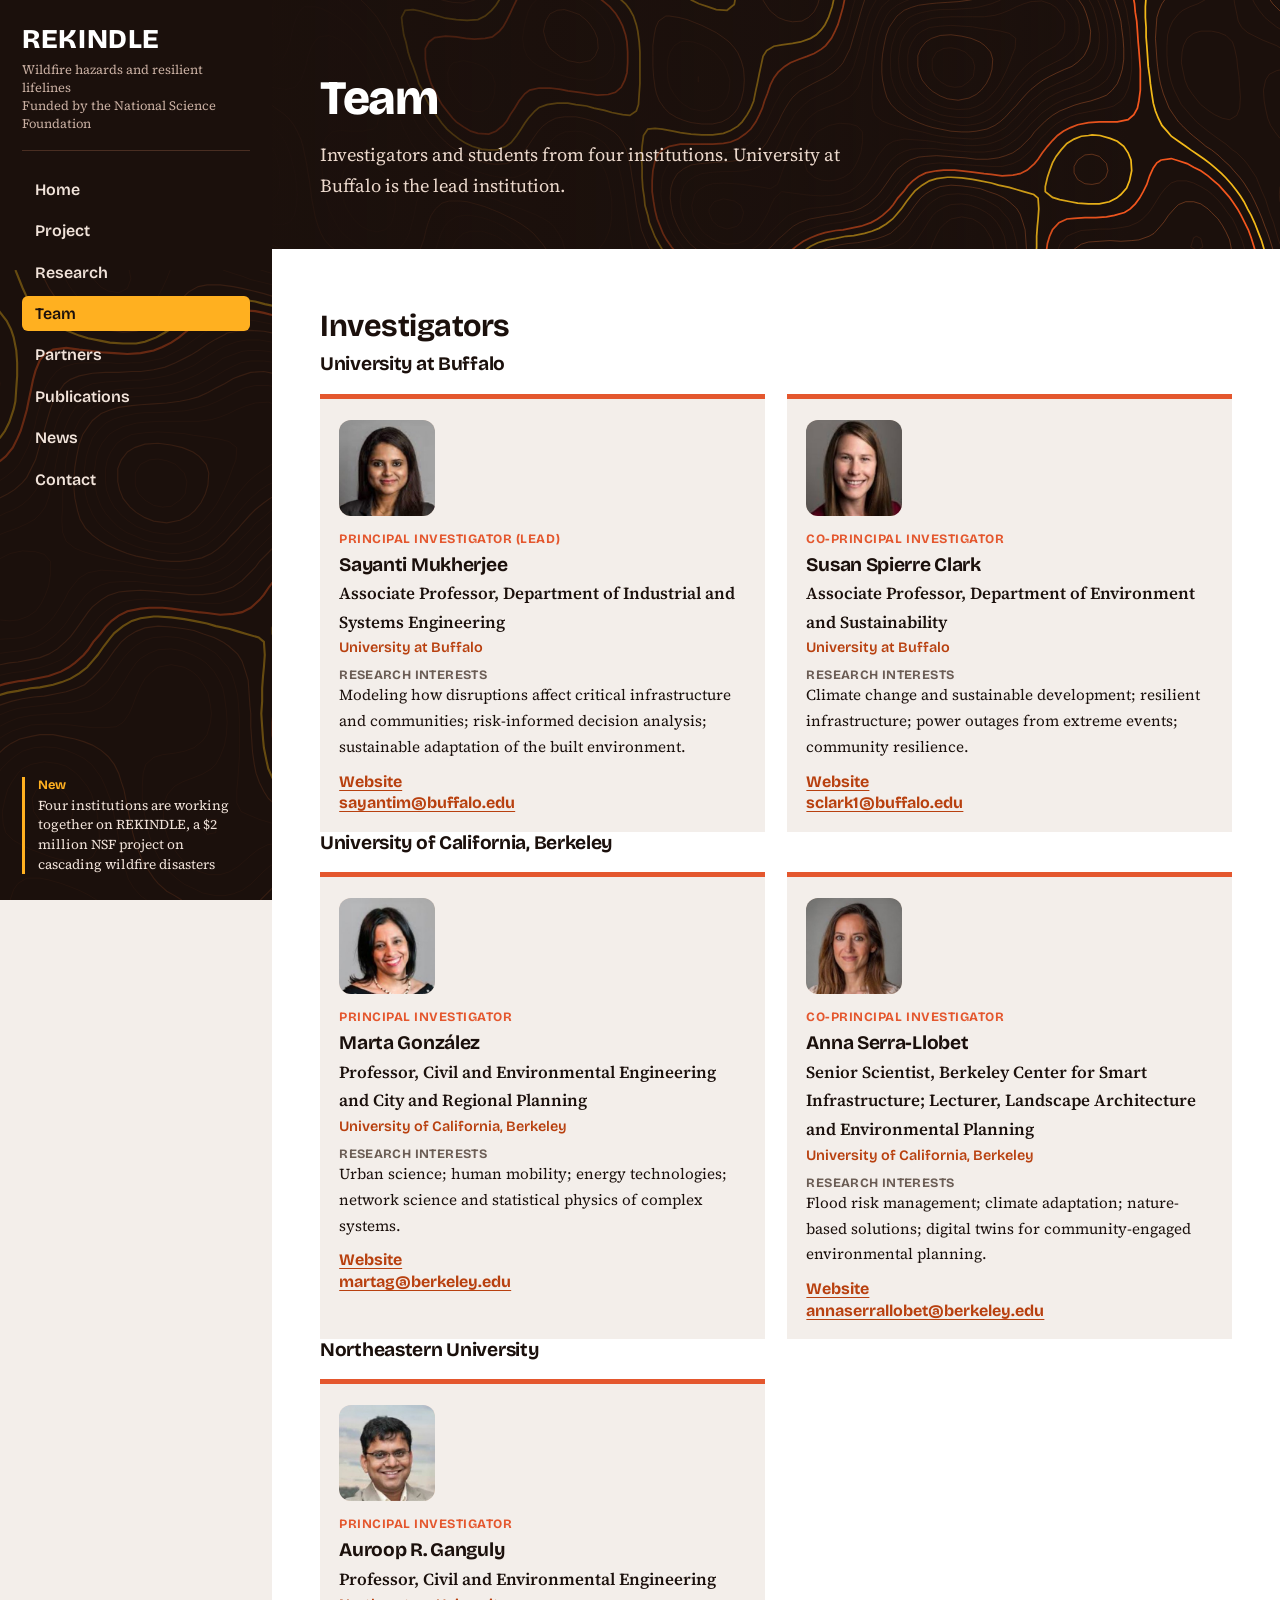
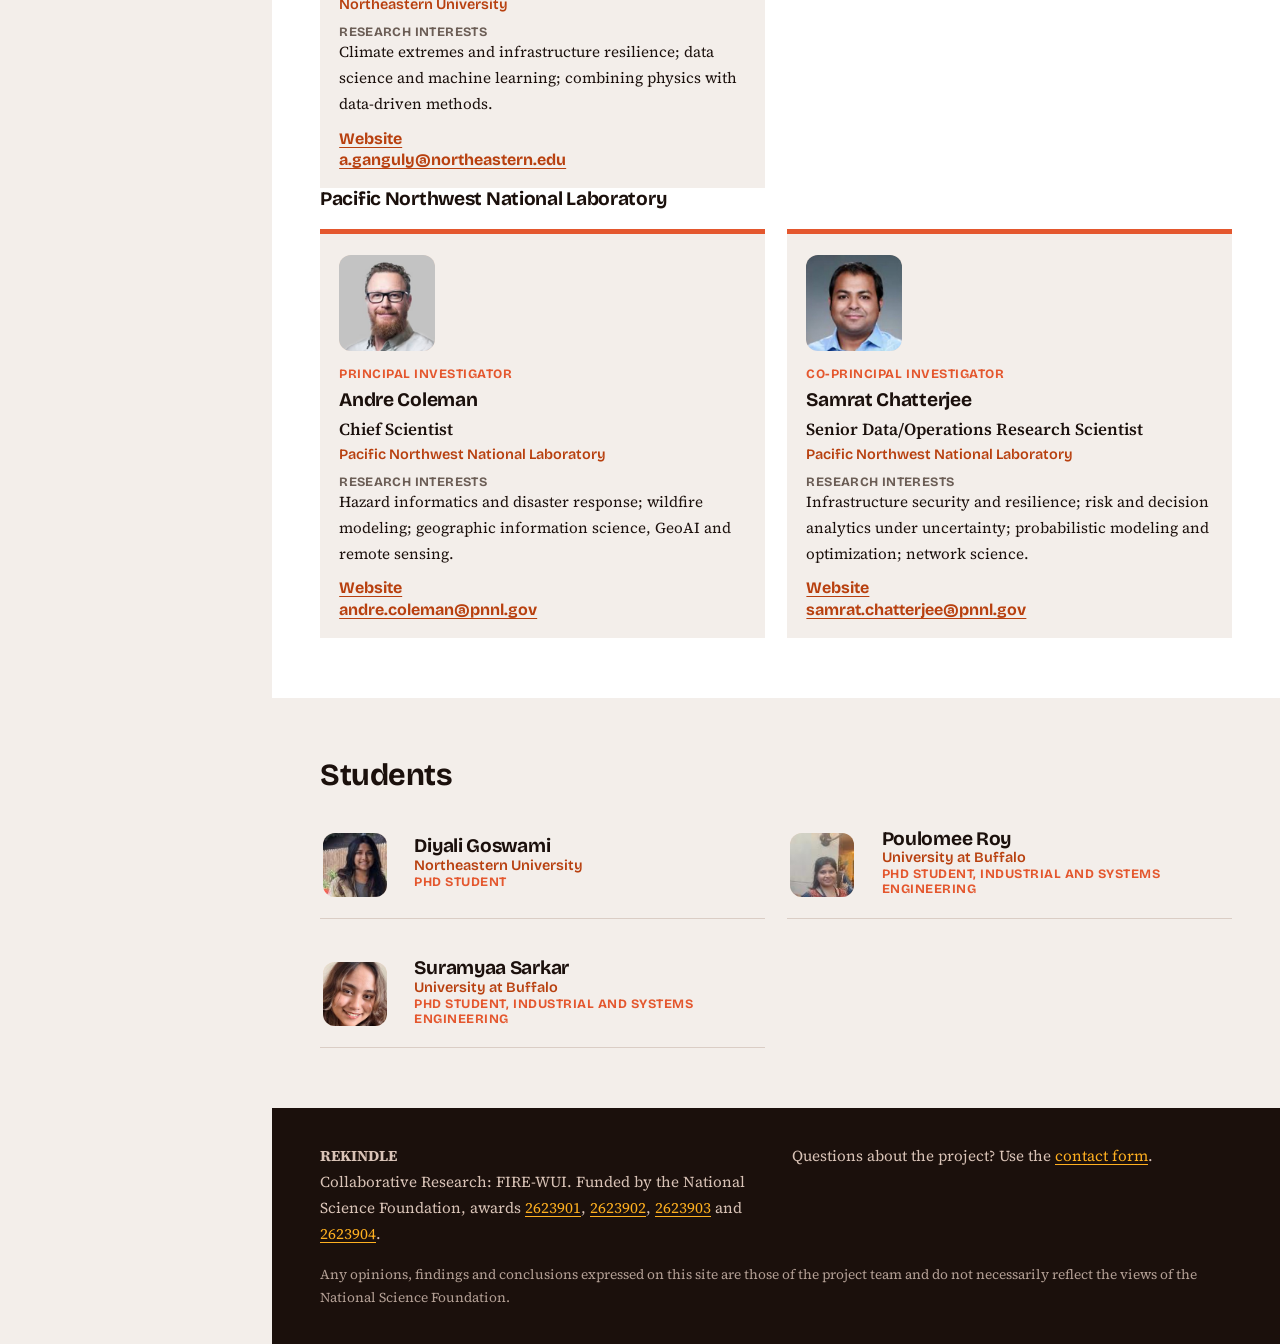
<file: team.html>
<!DOCTYPE html>
<html lang="en">
<head>
<meta charset="utf-8">
<meta name="viewport" content="width=device-width, initial-scale=1, viewport-fit=cover">
<title>Team: REKINDLE</title>
<meta name="description" content="Investigators and students on the REKINDLE project.">
<link rel="preconnect" href="https://fonts.googleapis.com">
<link rel="preconnect" href="https://fonts.gstatic.com" crossorigin>
<link href="https://fonts.googleapis.com/css2?family=Bricolage+Grotesque:opsz,wght@12..96,600;12..96,700;12..96,800&family=Source+Serif+4:ital,opsz,wght@0,8..60,400;0,8..60,600;1,8..60,400&display=swap" rel="stylesheet">
<link rel="stylesheet" href="assets/style.css">
</head>
<body>
<div id="site-top"></div>
<main>

<section class="page-head"><div class="wrap">
  <h1>Team</h1>
  <p class="lede">Investigators and students from four institutions. University at Buffalo is the lead institution.</p>
</div></section>

<section class="block alt"><div class="wrap">
  <h2>Investigators</h2>
  <h3 class="inst-head">University at Buffalo</h3>
  <ul class="inv wide">
    <li><div class="ph"><span aria-hidden="true">SM</span><img src="photo-mukherjee.jpg" alt="" onerror="this.remove()"></div><p class="role">Principal Investigator (Lead)</p><h3>Sayanti Mukherjee</h3><p class="ttl">Associate Professor, Department of Industrial and Systems Engineering</p><p class="inst">University at Buffalo</p><p class="int"><b>Research interests</b>Modeling how disruptions affect critical infrastructure and communities; risk-informed decision analysis; sustainable adaptation of the built environment.</p><p class="links"><a href="https://oasis.eng.buffalo.edu/index.php/lab-director/">Website</a><a href="mailto:sayantim@buffalo.edu">sayantim@buffalo.edu</a></p></li>
    <li><div class="ph"><span aria-hidden="true">SC</span><img src="photo-clark.jpg" alt="" onerror="this.remove()"></div><p class="role">Co-Principal Investigator</p><h3>Susan Spierre Clark</h3><p class="ttl">Associate Professor, Department of Environment and Sustainability</p><p class="inst">University at Buffalo</p><p class="int"><b>Research interests</b>Climate change and sustainable development; resilient infrastructure; power outages from extreme events; community resilience.</p><p class="links"><a href="https://arts-sciences.buffalo.edu/environment-sustainability/faculty/faculty-directory/susan-clark.html">Website</a><a href="mailto:sclark1@buffalo.edu">sclark1@buffalo.edu</a></p></li>
  </ul>
  <h3 class="inst-head">University of California, Berkeley</h3>
  <ul class="inv wide">
    <li><div class="ph"><span aria-hidden="true">MG</span><img src="photo-gonzalez.jpg" alt="" onerror="this.remove()"></div><p class="role">Principal Investigator</p><h3>Marta González</h3><p class="ttl">Professor, Civil and Environmental Engineering and City and Regional Planning</p><p class="inst">University of California, Berkeley</p><p class="int"><b>Research interests</b>Urban science; human mobility; energy technologies; network science and statistical physics of complex systems.</p><p class="links"><a href="https://ce.berkeley.edu/people/faculty/martag">Website</a><a href="mailto:martag@berkeley.edu">martag@berkeley.edu</a></p></li>
    <li><div class="ph"><span aria-hidden="true">AS</span><img src="photo-serrallobet.jpg" alt="" onerror="this.remove()"></div><p class="role">Co-Principal Investigator</p><h3>Anna Serra-Llobet</h3><p class="ttl">Senior Scientist, Berkeley Center for Smart Infrastructure; Lecturer, Landscape Architecture and Environmental Planning</p><p class="inst">University of California, Berkeley</p><p class="int"><b>Research interests</b>Flood risk management; climate adaptation; nature-based solutions; digital twins for community-engaged environmental planning.</p><p class="links"><a href="https://smartinfrastructure.berkeley.edu/anna-serra-llobet/">Website</a><a href="mailto:annaserrallobet@berkeley.edu">annaserrallobet@berkeley.edu</a></p></li>
  </ul>
  <h3 class="inst-head">Northeastern University</h3>
  <ul class="inv wide">
    <li><div class="ph"><span aria-hidden="true">AG</span><img src="photo-ganguly.jpg" alt="" onerror="this.remove()"></div><p class="role">Principal Investigator</p><h3>Auroop R. Ganguly</h3><p class="ttl">Professor, Civil and Environmental Engineering</p><p class="inst">Northeastern University</p><p class="int"><b>Research interests</b>Climate extremes and infrastructure resilience; data science and machine learning; combining physics with data-driven methods.</p><p class="links"><a href="https://coe.northeastern.edu/people/ganguly-auroop/">Website</a><a href="mailto:a.ganguly@northeastern.edu">a.ganguly@northeastern.edu</a></p></li>
  </ul>
  <h3 class="inst-head">Pacific Northwest National Laboratory</h3>
  <ul class="inv wide">
    <li><div class="ph"><span aria-hidden="true">AC</span><img src="photo-coleman.jpg" alt="" onerror="this.remove()"></div><p class="role">Principal Investigator</p><h3>Andre Coleman</h3><p class="ttl">Chief Scientist</p><p class="inst">Pacific Northwest National Laboratory</p><p class="int"><b>Research interests</b>Hazard informatics and disaster response; wildfire modeling; geographic information science, GeoAI and remote sensing.</p><p class="links"><a href="https://www.pnnl.gov/people/andre-coleman">Website</a><a href="mailto:andre.coleman@pnnl.gov">andre.coleman@pnnl.gov</a></p></li>
    <li><div class="ph"><span aria-hidden="true">SC</span><img src="photo-chatterjee.jpg" alt="" onerror="this.remove()"></div><p class="role">Co-Principal Investigator</p><h3>Samrat Chatterjee</h3><p class="ttl">Senior Data/Operations Research Scientist</p><p class="inst">Pacific Northwest National Laboratory</p><p class="int"><b>Research interests</b>Infrastructure security and resilience; risk and decision analytics under uncertainty; probabilistic modeling and optimization; network science.</p><p class="links"><a href="https://www.pnnl.gov/people/sam-chatterjee">Website</a><a href="mailto:samrat.chatterjee@pnnl.gov">samrat.chatterjee@pnnl.gov</a></p></li>
  </ul>
</div></section>

<section class="block"><div class="wrap">
  <h2>Students</h2>
  <ul class="inv wide" id="students"></ul>
</div></section>

</main>
<div id="site-bottom"></div>
<script src="assets/data.js"></script>
<script src="assets/site.js"></script>
</body>
</html>
</file>
<file: assets/style.css>
/* REKINDLE site styles: left-rail layout, topographic motif */
:root{
  --night:#1B100C; --night2:#32201A; --slate:#F3EEEA; --paper:#FFFFFF; --ink:#1B100C;
  --mute:#6A5A52; --line:#DACDC5; --teal:#B8400F; --tealsoft:#F8DCCB; --gold:#FFB020;
  --burn:#E4572E; --water:#A3231B; --soil:#6B4A3A;
  --rail:272px;
  --head:"Bricolage Grotesque","Trebuchet MS",sans-serif;
  --body:"Source Serif 4",Georgia,serif;
}
*{box-sizing:border-box}
html{scroll-behavior:smooth}
body{margin:0;background:var(--slate);color:var(--ink);font:400 1.06rem/1.7 var(--body);padding-left:var(--rail);-webkit-font-smoothing:antialiased}
img{max-width:100%;display:block}
a{color:var(--teal);text-underline-offset:3px}
a:hover{color:var(--burn)}
:focus-visible{outline:3px solid var(--gold);outline-offset:2px}
h1,h2,h3{font-family:var(--head);line-height:1.12;margin:0 0 .6rem;letter-spacing:-.015em;font-weight:700}
h1{font-size:clamp(2.2rem,4.6vw,3.9rem);font-weight:800;letter-spacing:-.03em}
h2{font-size:clamp(1.5rem,2.4vw,2rem)}
h3{font-size:1.2rem}
p{margin:0 0 1rem;max-width:68ch}
.muted{color:var(--mute)}
.wrap{max-width:1040px;margin:0 auto;padding:0 clamp(1.25rem,4vw,3rem)}

/* ---------- left rail ---------- */
.rail{position:fixed;inset:0 auto 0 0;width:var(--rail);background:var(--night);color:#F1E3DA;display:flex;flex-direction:column;padding:1.6rem 1.4rem;z-index:20;overflow-y:auto}
.rail::before{content:"";position:absolute;inset:0;background:url(contours.svg) 70% 100%/auto 70% no-repeat;opacity:.35;pointer-events:none}
.rail>*{position:relative}
.brand{display:block;text-decoration:none;color:#fff;font:800 1.7rem/1 var(--head);letter-spacing:.02em;padding-bottom:1.1rem;border-bottom:1px solid #4A2E22}
.brand small{display:block;margin-top:.5rem;font:400 .8rem/1.4 var(--body);letter-spacing:0;color:#C9AFA2}
.rail nav{margin-top:1.2rem}
.rail ul{list-style:none;margin:0;padding:0}
.rail nav a{display:block;padding:.5rem .8rem;margin:.1rem 0;border-radius:6px;color:#F1E3DA;text-decoration:none;font:600 1rem var(--head)}
.rail nav a:hover{background:var(--night2);color:#fff}
.rail nav a[aria-current=page]{background:var(--gold);color:var(--night)}
.menu-btn{display:none;background:none;color:#fff;border:1px solid #6A4533;border-radius:6px;padding:.45rem .8rem;font:600 .95rem var(--head);cursor:pointer}
.rail .note{margin-top:auto;padding-top:1.4rem;font-size:.85rem;line-height:1.45}
.rail .note a{display:block;text-decoration:none;color:#F1E3DA;border-left:3px solid var(--gold);padding-left:.8rem}
.rail .note a:hover{color:#fff}
.rail .note b{display:block;color:var(--gold);font:700 .8rem var(--head);margin-bottom:.2rem}

/* ---------- buttons ---------- */
.btn{display:inline-block;padding:.7rem 1.3rem;border-radius:6px;border:2px solid currentColor;text-decoration:none;font:700 1rem var(--head);color:inherit}
.btn.primary{background:var(--night);border-color:var(--night);color:#fff}
.btn.primary:hover{background:var(--burn);border-color:var(--burn);color:#fff}

/* ---------- home: video stage ---------- */
.stage{background:var(--night);padding:clamp(1rem,2.5vw,2rem) clamp(1rem,2.5vw,2rem) 0}
.screen{position:relative;aspect-ratio:16/9;max-height:78vh;width:100%;background:var(--night2) url(contours.svg) 65% 50%/cover no-repeat;overflow:hidden}
.screen video{position:absolute;inset:0;width:100%;height:100%;object-fit:cover}
.screen::after{content:"";position:absolute;inset:0;background:linear-gradient(0deg,rgba(27,16,12,.88) 0%,rgba(27,16,12,.35) 38%,rgba(27,16,12,0) 62%);pointer-events:none}
.tagline{position:absolute;left:clamp(1.2rem,3.5vw,3rem);right:clamp(1.2rem,3.5vw,3rem);bottom:clamp(1.2rem,3.5vw,2.6rem);z-index:2;color:#fff;margin:0;max-width:20ch;text-wrap:balance}
.funding{background:var(--night);color:#EBD8CC;padding:1.4rem 0 1.8rem;font-size:.98rem}
.funding p{margin:0 0 .35rem;max-width:none}
.funding a{color:var(--gold)}
.funding .insts{color:#C9AFA2}

/* ---------- project: awards table ---------- */
.award-wrap{overflow-x:auto;margin-top:.8rem}
.award-wrap table{width:100%;border-collapse:collapse;font-size:.98rem;min-width:560px}
.award-wrap th,.award-wrap td{text-align:left;padding:.6rem .7rem;border-bottom:1px solid var(--line);vertical-align:top}
.award-wrap th{font:700 .88rem var(--head);border-bottom:2px solid var(--night)}

/* ---------- team: investigator cards ---------- */
.inv{list-style:none;margin:1.2rem 0 0;padding:0;display:grid;grid-template-columns:repeat(auto-fill,minmax(230px,1fr));gap:1.4rem}
.inv>li{margin:0;background:var(--slate);border-top:5px solid var(--burn);padding:1.3rem 1.2rem 1.2rem;display:flex;flex-direction:column;gap:.15rem}
.inv .ph{position:relative;width:96px;height:96px;border-radius:12px;background:var(--tealsoft);color:var(--teal);display:grid;place-items:center;font:800 1.3rem var(--head);overflow:hidden;margin-bottom:.8rem}
.inv .ph img{position:absolute;inset:0;width:100%;height:100%;object-fit:cover}
.inv h3{margin:0}
.inv .inst{margin:0}
.inv p{margin:0;max-width:none;overflow-wrap:anywhere}
.inv .mail{font:600 .92rem var(--head);margin-top:.4rem}

/* ---------- partners: logo wall ---------- */
.logos{list-style:none;margin:1.6rem 0 0;padding:0;display:grid;grid-template-columns:repeat(auto-fill,minmax(240px,1fr));gap:1.2rem}
.logos li{margin:0}
.logos a{display:flex;align-items:center;justify-content:center;height:150px;background:#fff;border:1px solid var(--line);border-top:5px solid var(--burn);padding:1.2rem 1.6rem;text-decoration:none;color:var(--ink);font:700 1.05rem var(--head);text-align:center}
.logos a:hover{border-top-color:var(--gold)}
.logos img{max-width:100%;max-height:100%;width:auto;height:auto;object-fit:contain}

/* ---------- pages ---------- */
.page-head{background:linear-gradient(90deg,rgba(27,16,12,.9) 0%,rgba(27,16,12,.6) 50%,rgba(27,16,12,0) 85%),var(--night) url(contours.svg) 80% 40%/cover no-repeat;color:#fff;padding:clamp(2.5rem,6vw,4.5rem) 0 clamp(2rem,4vw,3rem)}
.page-head h1{font-size:clamp(2rem,4vw,3rem);margin-bottom:.8rem}
.page-head .lede{color:#EBD8CC;font-size:1.15rem;max-width:60ch;margin:0}
.page-head a{color:var(--gold)}
.block{padding:clamp(2.25rem,5vw,3.75rem) 0;background:var(--slate)}
.block.alt{background:var(--paper)}
.split{display:grid;grid-template-columns:1fr 1fr;gap:clamp(1.5rem,4vw,3.5rem)}
.split>div>h2+*{margin-top:.2rem}
ol{padding-left:1.3rem}
li{margin-bottom:.4rem}
address{font-style:normal;border-left:4px solid var(--teal);padding-left:1rem}
figure img{border-radius:4px}
.empty{border:2px dashed var(--line);border-radius:6px;padding:1.2rem 1.4rem;color:var(--mute);background:rgba(255,255,255,.5)}

/* ---------- people: roster ---------- */
.people{display:block;margin-top:1rem;border-top:2px solid var(--night)}
.person{display:grid;grid-template-columns:72px 1fr;gap:1.2rem;align-items:center;padding:1rem .2rem;border-bottom:1px solid var(--line)}
.avatar{position:relative;width:64px;height:64px;border-radius:12px;background:var(--tealsoft);color:var(--teal);display:grid;place-items:center;font:800 1.05rem var(--head);overflow:hidden}
.avatar img{position:absolute;inset:0;width:100%;height:100%;object-fit:cover}
.person h3{margin:0}
.person p{margin:0;max-width:none}
.role{color:var(--ink);font-size:.98rem}
.inst{color:var(--teal);font:600 .9rem var(--head)}

/* ---------- news and publications: cards ---------- */
.feed{list-style:none;margin:1.2rem 0 0;padding:0;display:grid;grid-template-columns:repeat(auto-fill,minmax(290px,1fr));gap:1.2rem}
.feed>li{margin:0;background:var(--paper);border-top:5px solid var(--water);padding:1.2rem 1.3rem;display:flex;flex-direction:column;gap:.6rem}
.block.alt .feed>li{background:var(--slate)}
.feed>li[data-type=Grant]{border-color:var(--gold)}
.feed>li[data-type=Media]{border-color:var(--burn)}
.feed>li>div:first-child{display:flex;justify-content:space-between;align-items:center;gap:.6rem;font:600 .85rem var(--head);color:var(--mute)}
.kind{background:var(--night);color:#fff;border-radius:4px;padding:.1rem .5rem;font:700 .78rem var(--head)}
.feed h3{font-size:1.1rem;margin:0 0 .4rem}
.feed p{font-size:.98rem;margin:0 0 .5rem}
.feed a{font:700 .92rem var(--head)}
.filters{display:flex;flex-wrap:wrap;gap:.5rem;margin-top:1.4rem}
.filters button{font:700 .9rem var(--head);background:transparent;color:#fff;border:1.5px solid #8A5A44;border-radius:6px;padding:.4rem 1rem;cursor:pointer}
.filters button[aria-pressed=true]{background:var(--gold);border-color:var(--gold);color:var(--night)}
.feed>li[hidden]{display:none}

/* ---------- footer ---------- */
footer.site{background:var(--night);color:#D9C3B7;padding:2.2rem 0;font-size:.95rem}
footer.site a{color:var(--gold)}
footer.site .cols{display:grid;grid-template-columns:1fr 1fr;gap:2rem}
footer.site p{max-width:none}

/* ---------- small screens ---------- */
@media (max-width:960px){
  body{padding-left:0}
  .rail{position:sticky;top:0;inset:auto;width:100%;height:auto;flex-direction:row;flex-wrap:wrap;align-items:center;justify-content:space-between;padding:.8rem 1.1rem;overflow:visible}
  .rail::before{display:none}
  .brand{border:0;padding:0;font-size:1.35rem}
  .brand small{display:none}
  .menu-btn{display:block}
  .rail nav{display:none;width:100%;margin-top:.8rem}
  .rail nav.open{display:block}
  .rail .note{display:none}
}
@media (max-width:760px){
  .split,footer.site .cols{grid-template-columns:1fr}
  .person{grid-template-columns:52px 1fr}
}
@media (prefers-reduced-motion:reduce){html{scroll-behavior:auto}}

/* ---------- wildfire data page ---------- */
.toggle{display:inline-flex;gap:.5rem;align-items:center;margin:.4rem 0 1rem;font:600 .95rem var(--head);cursor:pointer}
.toggle input{width:1.1rem;height:1.1rem;accent-color:var(--burn)}
.map-wrap{position:relative;background:var(--slate);border:1px solid var(--line);padding:.5rem}
.usmap{width:100%;height:auto;display:block}
.usmap .st{fill:#D9CCC3}
.usmap .bd{fill:none;stroke:#fff;stroke-width:1.2}
.usmap .dot{fill-opacity:.8;stroke:#fff;stroke-width:1}
.usmap .dot.ring{fill:none;stroke:#6B4A3A;stroke-width:1.6}
.usmap .dot:focus{outline:none;stroke:#1B100C;stroke-width:3}
.tip{position:absolute;transform:translate(-50%,calc(-100% - 10px));background:var(--night);color:#fff;font:400 .85rem/1.45 var(--body);padding:.55rem .75rem;border-radius:4px;pointer-events:none;width:210px;z-index:5}
.legend{list-style:none;display:flex;flex-wrap:wrap;gap:.4rem 1.2rem;margin:.9rem 0 0;padding:0;font:600 .88rem var(--head)}
.legend li{margin:0;display:flex;align-items:center;gap:.45rem}
.legend i{display:inline-block;width:.9rem;height:.9rem;border-radius:50%}
.legend i.ring{border:2px solid #6B4A3A}
.tbl-wrap{overflow-x:auto;margin-top:.6rem}
.tbl{width:100%;border-collapse:collapse;font-size:.95rem;min-width:640px}
.tbl th,.tbl td{text-align:left;padding:.55rem .7rem;border-bottom:1px solid var(--line);vertical-align:top}
.tbl th{font:700 .88rem var(--head);border-bottom:2px solid var(--night)}
.tbl .num{text-align:right;white-space:nowrap}
.source{font-size:.88rem;color:var(--mute);margin-top:1rem;max-width:80ch}
.chart svg{width:100%;height:auto;display:block}
.bars .lab{font:600 13px var(--head);fill:var(--ink)}
.bars .val{font:600 13px var(--head);fill:var(--mute)}
.links{list-style:none;padding:0;margin:1rem 0 0;display:grid;grid-template-columns:1fr 1fr;gap:1rem}
.links li{margin:0;background:var(--paper);border-top:4px solid var(--burn);padding:1rem 1.2rem;font-size:.98rem}
.links a{font:700 1rem var(--head)}
@media (max-width:760px){.links{grid-template-columns:1fr}}

/* investigators: role, title, interests, links */
.inv.wide{grid-template-columns:repeat(auto-fill,minmax(300px,1fr))}
.inv .role{font:700 .8rem var(--head);letter-spacing:.04em;text-transform:uppercase;color:var(--burn);margin:0 0 .35rem}
.inv .ttl{margin:.1rem 0 0;font-weight:600}
.inv .int{margin:.55rem 0 0;font-size:.95rem}
.inv .int b{font:700 .8rem var(--head);display:block;letter-spacing:.03em;text-transform:uppercase;color:var(--muted,#6b5d55)}
.inv .links{font:600 .92rem var(--head);margin-top:.6rem;display:flex;flex-direction:column;gap:.15rem}
/* external collaborators */
.collab{list-style:none;margin:1.4rem 0 0;padding:0;display:grid;grid-template-columns:repeat(auto-fill,minmax(200px,1fr));gap:1.1rem}
.collab li{margin:0}
.collab .tile{display:flex;align-items:center;justify-content:center;height:130px;background:#fff;border:1px solid var(--line);padding:.9rem 1.1rem}
.collab img{max-width:100%;max-height:100%;width:auto;height:auto;object-fit:contain}
.collab p{margin:.45rem 0 0;font-size:.88rem;text-align:center;max-width:none}

.funding .credit{font-size:.82rem;opacity:.7;margin-top:.6rem}
</file>
